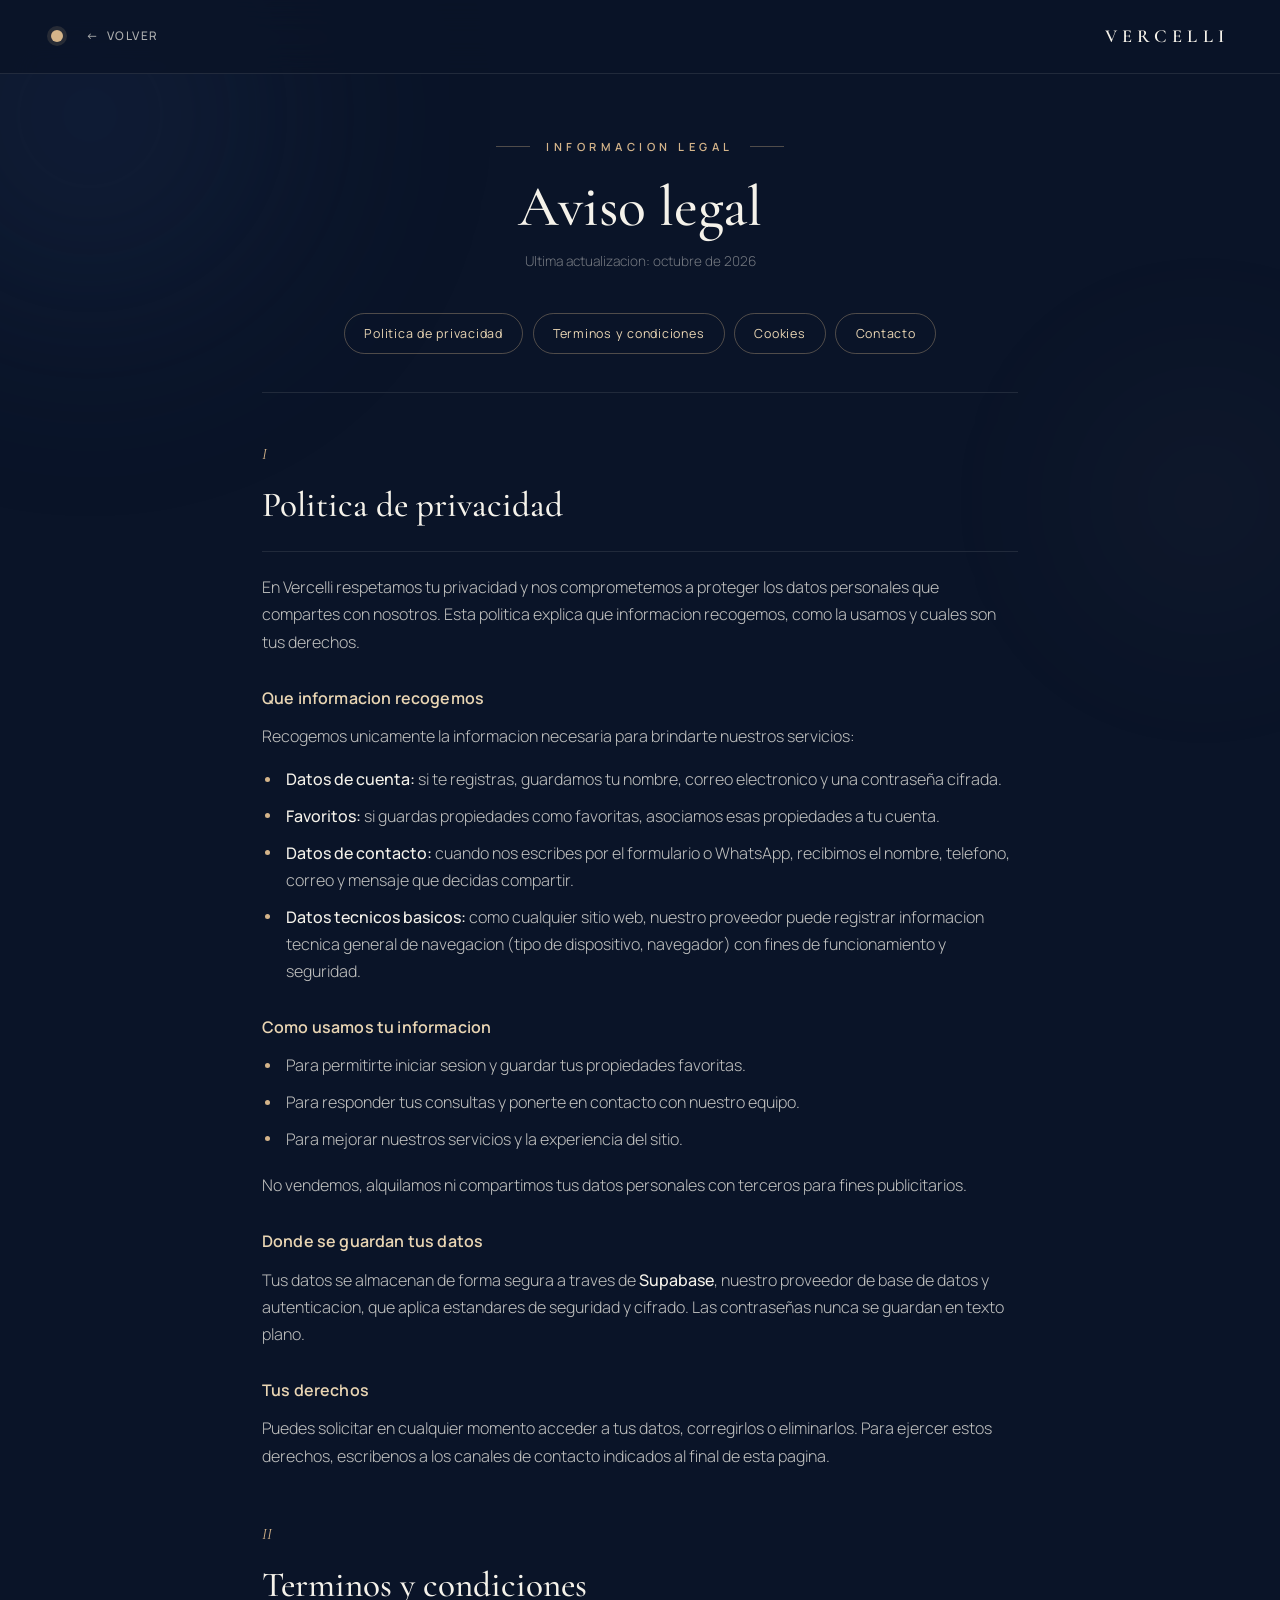
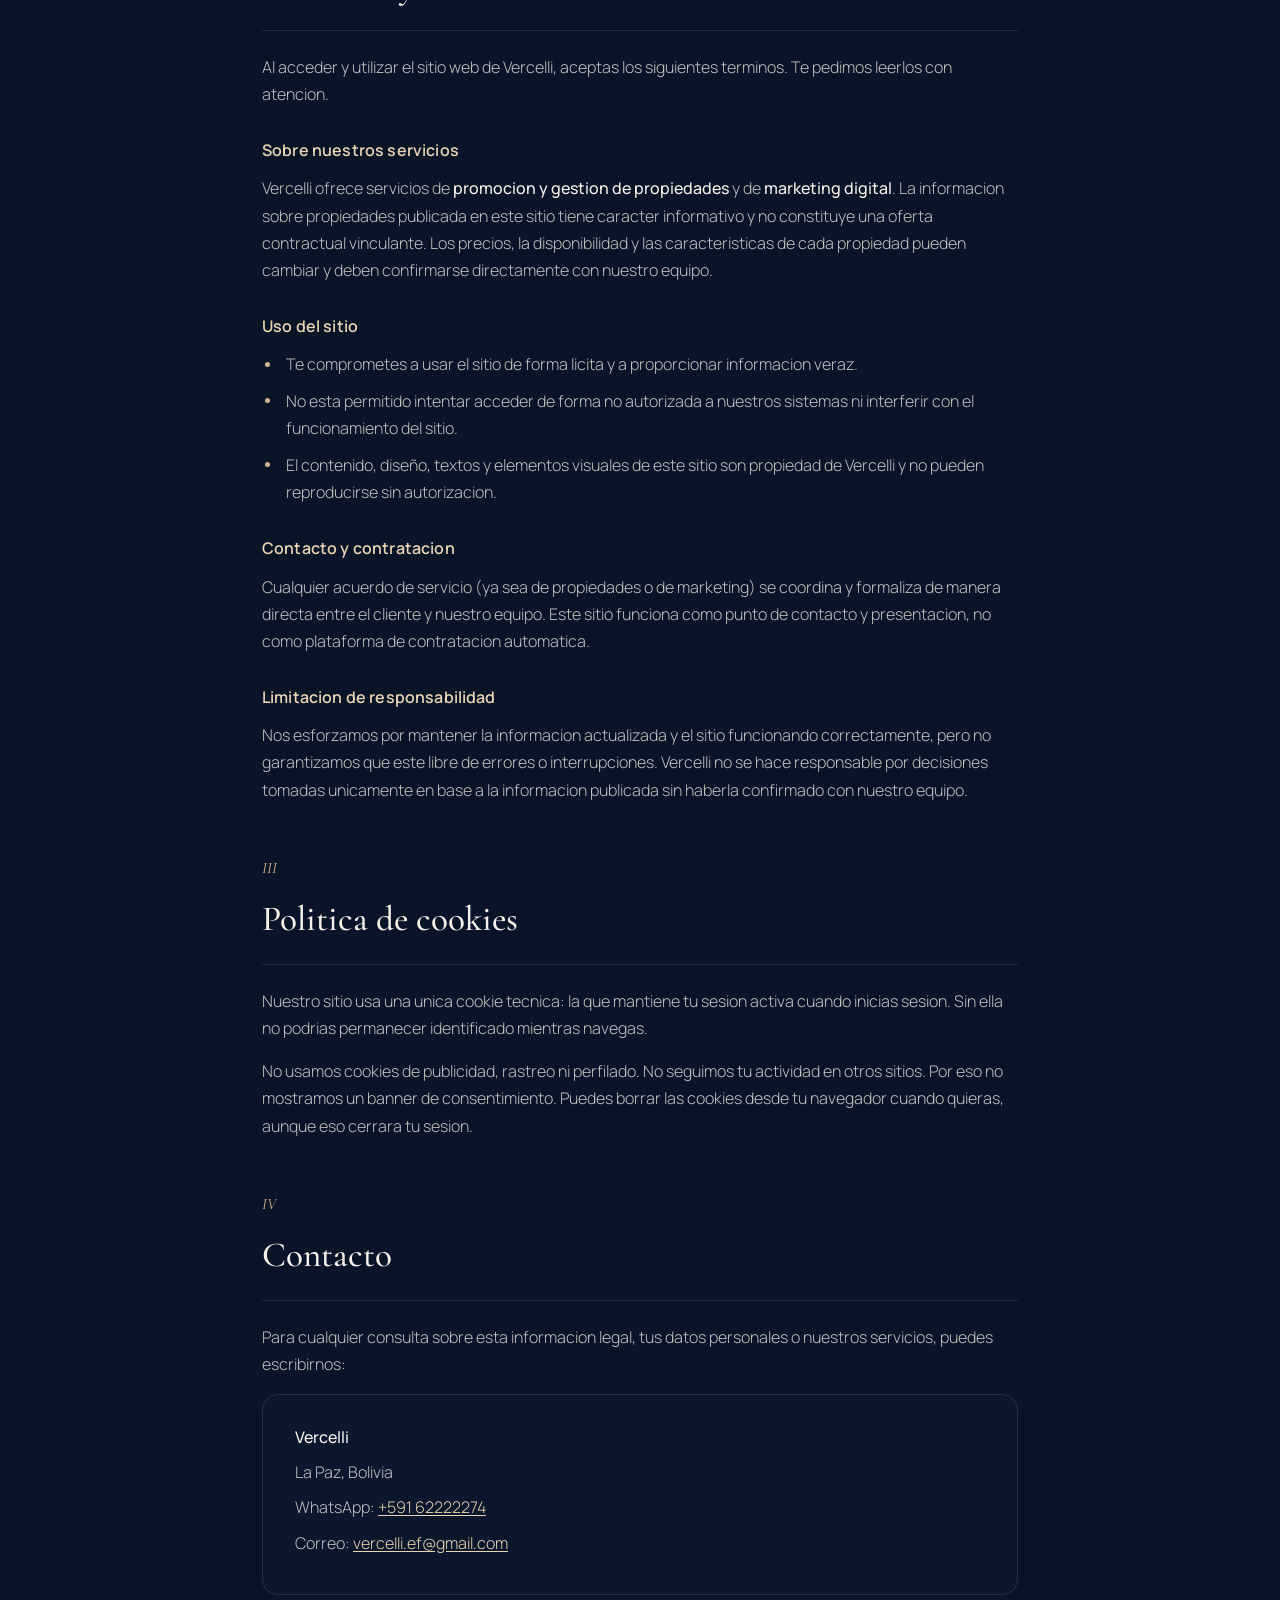
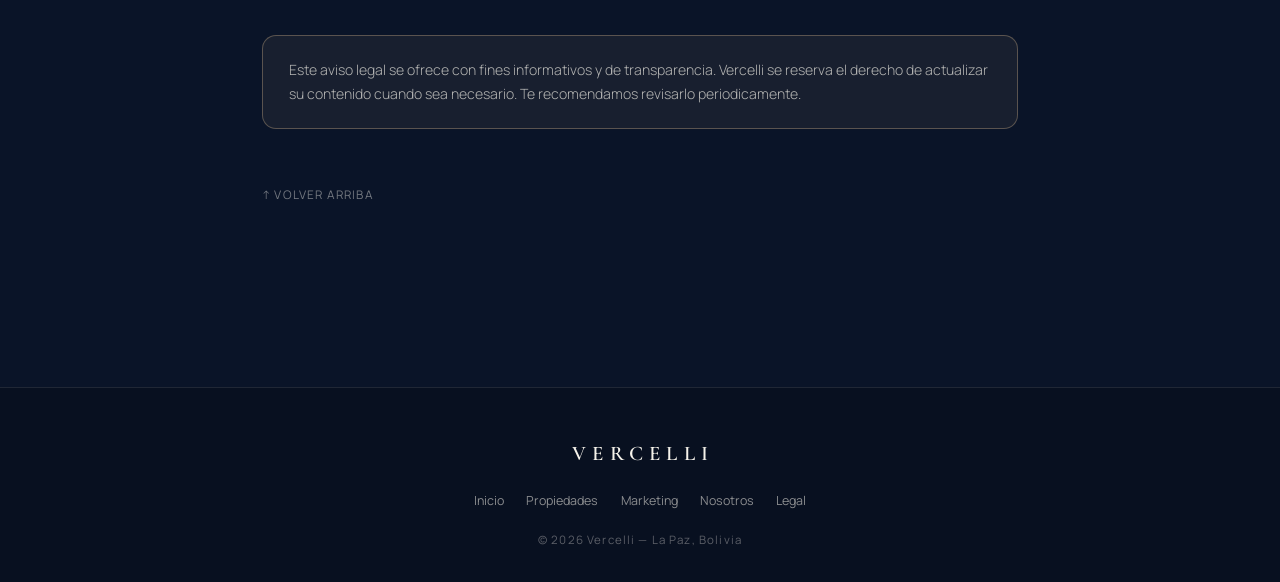
<file: legal.html>
<!DOCTYPE html>
<html lang="es">
<head>
<meta charset="UTF-8">
<meta name="viewport" content="width=device-width, initial-scale=1.0">
<link rel="icon" type="image/svg+xml" href="favicon.svg">
<link rel="alternate icon" href="favicon.ico">
<title>Aviso legal — Vercelli</title>
<meta name="description" content="Politica de privacidad, terminos y condiciones y uso de cookies de Vercelli.">
<link rel="preconnect" href="https://fonts.googleapis.com">
<link rel="preconnect" href="https://fonts.gstatic.com" crossorigin>
<link href="https://fonts.googleapis.com/css2?family=Cormorant+Garamond:ital,wght@0,500;0,600;1,500&family=Manrope:wght@300;400;500;600&display=swap" rel="stylesheet">
<style>
:root{--noche:#0A1428;--noche-2:#0D1B33;--marino:#1B2B4B;--oro:#D4B48A;--oro-claro:#E9D5B3;--crema:#F5F2EA;--linea-oro:rgba(212,180,138,.35);--linea-crema:rgba(245,242,234,.10);--serif:'Cormorant Garamond',Georgia,serif;--sans:'Manrope',-apple-system,sans-serif;--curva:cubic-bezier(.22,1,.36,1)}
*,*::before,*::after{box-sizing:border-box;margin:0;padding:0}
body{font-family:var(--sans);background:var(--noche);color:var(--crema);-webkit-font-smoothing:antialiased;line-height:1.7;min-height:100vh}
::selection{background:var(--oro);color:var(--noche)}
a{color:inherit;text-decoration:none}
.halo{position:fixed;z-index:0;pointer-events:none;border-radius:50%;filter:blur(90px);opacity:.35}
.halo-a{width:50vw;height:50vw;left:-18vw;top:-16vw;background:radial-gradient(circle,#22375f 0%,transparent 65%)}
.halo-b{width:36vw;height:36vw;right:-12vw;top:30vh;background:radial-gradient(circle,rgba(212,180,138,.14) 0%,transparent 65%)}
.nav{position:fixed;top:0;left:0;right:0;z-index:100;display:flex;align-items:center;justify-content:space-between;padding:1.3rem clamp(1.2rem,4vw,3.5rem);background:rgba(10,20,40,.82);backdrop-filter:blur(18px);-webkit-backdrop-filter:blur(18px);border-bottom:1px solid var(--linea-crema)}
.nav-izq{display:flex;align-items:center;gap:1.4rem}
.nav-marca{display:flex;align-items:center}
.nav-punto{width:12px;height:12px;border-radius:50%;background:var(--oro);box-shadow:0 0 0 4px rgba(212,180,138,.14);display:block}
.nav-volver{font-size:.74rem;letter-spacing:.12em;text-transform:uppercase;font-weight:500;color:rgba(245,242,234,.7);display:flex;align-items:center;gap:.5rem;transition:color .3s,gap .35s var(--curva)}
.nav-volver:hover{color:var(--oro-claro);gap:.8rem}
.nav-marca-txt{font-family:var(--serif);font-weight:600;font-size:1.15rem;letter-spacing:.28em;text-indent:.28em}
.wrap{position:relative;z-index:2;max-width:820px;margin:0 auto;padding:8rem clamp(1.4rem,5vw,2rem) 5rem}
.cab{margin-bottom:2.5rem;text-align:center}
.eyebrow{font-size:.7rem;letter-spacing:.4em;text-transform:uppercase;font-weight:600;color:var(--oro);display:inline-flex;align-items:center;gap:1rem;margin-bottom:1.3rem}
.eyebrow::before,.eyebrow::after{content:'';width:34px;height:1px;background:var(--linea-oro)}
.cab h1{font-family:var(--serif);font-weight:500;font-size:clamp(2.4rem,6vw,3.6rem);line-height:1.05}
.cab .fecha{color:rgba(245,242,234,.45);font-weight:300;font-size:.85rem;margin-top:.8rem}
.indice{display:flex;flex-wrap:wrap;gap:.6rem;justify-content:center;margin:2.4rem 0 3rem;padding-bottom:2.4rem;border-bottom:1px solid var(--linea-crema)}
.indice a{font-size:.78rem;letter-spacing:.06em;color:var(--oro-claro);border:1px solid var(--linea-oro);border-radius:99px;padding:.55rem 1.2rem;transition:background .3s,transform .3s}
.indice a:hover{background:rgba(212,180,138,.1);transform:translateY(-1px)}
.seccion{margin-bottom:3.2rem;scroll-margin-top:6rem}
.seccion-num{font-family:var(--serif);font-style:italic;font-size:1rem;color:var(--oro);display:block;margin-bottom:.4rem}
.seccion h2{font-family:var(--serif);font-weight:500;font-size:clamp(1.6rem,3.4vw,2.2rem);margin-bottom:1.4rem;padding-bottom:1rem;border-bottom:1px solid var(--linea-crema)}
.seccion h3{font-size:1rem;font-weight:600;color:var(--oro-claro);margin:1.8rem 0 .7rem;letter-spacing:.01em}
.seccion p{color:rgba(245,242,234,.78);font-weight:300;margin-bottom:1rem}
.seccion ul{list-style:none;margin:0 0 1.2rem}
.seccion li{color:rgba(245,242,234,.78);font-weight:300;padding-left:1.5rem;position:relative;margin-bottom:.6rem}
.seccion li::before{content:'';position:absolute;left:.2rem;top:.65em;width:5px;height:5px;border-radius:50%;background:var(--oro)}
.seccion strong{color:var(--crema);font-weight:500}
.seccion a.enlace{color:var(--oro-claro);text-decoration:underline;text-underline-offset:2px}
.nota-legal{background:rgba(212,180,138,.07);border:1px solid var(--linea-oro);border-radius:14px;padding:1.4rem 1.6rem;margin:2.5rem 0;font-size:.88rem;color:rgba(245,242,234,.7);font-weight:300}
.contacto-box{background:rgba(13,27,51,.5);border:1px solid var(--linea-crema);border-radius:16px;padding:1.8rem 2rem;margin-top:1rem}
.contacto-box p{margin-bottom:.5rem}
.arriba{display:inline-block;margin-top:1rem;font-size:.74rem;letter-spacing:.1em;text-transform:uppercase;color:rgba(245,242,234,.45);transition:color .3s}
.arriba:hover{color:var(--oro-claro)}
.pie{position:relative;z-index:2;background:#081020;padding:3rem clamp(1.4rem,6vw,4.5rem) 2rem;border-top:1px solid var(--linea-crema);text-align:center;margin-top:3rem}
.pie-marca{font-family:var(--serif);font-weight:600;font-size:1.3rem;letter-spacing:.3em;text-indent:.3em;margin-bottom:.8rem}
.pie-links{display:flex;gap:1.4rem;justify-content:center;flex-wrap:wrap;margin:1.2rem 0}
.pie-links a{font-size:.78rem;color:rgba(245,242,234,.55);transition:color .3s}
.pie-links a:hover{color:var(--oro-claro)}
.pie-base{font-size:.72rem;letter-spacing:.1em;color:rgba(245,242,234,.35);margin-top:1rem}
@media (prefers-reduced-motion:reduce){*{animation:none!important;transition:none!important}}
</style>
</head>
<body>
<div class="halo halo-a"></div>
<div class="halo halo-b"></div>

<header class="nav">
  <div class="nav-izq">
    <a href="index.html" class="nav-marca" aria-label="Inicio"><span class="nav-punto"></span></a>
    <a href="index.html" class="nav-volver"><span>&#8592;</span> Volver</a>
  </div>
  <a href="index.html" class="nav-marca-txt">VERCELLI</a>
</header>

<div class="wrap">
  <div class="cab">
    <div class="eyebrow">Informacion legal</div>
    <h1>Aviso legal</h1>
    <p class="fecha">Ultima actualizacion: octubre de 2026</p>
  </div>

  <nav class="indice">
    <a href="#privacidad">Politica de privacidad</a>
    <a href="#terminos">Terminos y condiciones</a>
    <a href="#cookies">Cookies</a>
    <a href="#contacto">Contacto</a>
  </nav>

  <!-- PRIVACIDAD -->
  <section class="seccion" id="privacidad">
    <span class="seccion-num">I</span>
    <h2>Politica de privacidad</h2>
    <p>En Vercelli respetamos tu privacidad y nos comprometemos a proteger los datos personales que compartes con nosotros. Esta politica explica que informacion recogemos, como la usamos y cuales son tus derechos.</p>

    <h3>Que informacion recogemos</h3>
    <p>Recogemos unicamente la informacion necesaria para brindarte nuestros servicios:</p>
    <ul>
      <li><strong>Datos de cuenta:</strong> si te registras, guardamos tu nombre, correo electronico y una contraseña cifrada.</li>
      <li><strong>Favoritos:</strong> si guardas propiedades como favoritas, asociamos esas propiedades a tu cuenta.</li>
      <li><strong>Datos de contacto:</strong> cuando nos escribes por el formulario o WhatsApp, recibimos el nombre, telefono, correo y mensaje que decidas compartir.</li>
      <li><strong>Datos tecnicos basicos:</strong> como cualquier sitio web, nuestro proveedor puede registrar informacion tecnica general de navegacion (tipo de dispositivo, navegador) con fines de funcionamiento y seguridad.</li>
    </ul>

    <h3>Como usamos tu informacion</h3>
    <ul>
      <li>Para permitirte iniciar sesion y guardar tus propiedades favoritas.</li>
      <li>Para responder tus consultas y ponerte en contacto con nuestro equipo.</li>
      <li>Para mejorar nuestros servicios y la experiencia del sitio.</li>
    </ul>
    <p>No vendemos, alquilamos ni compartimos tus datos personales con terceros para fines publicitarios.</p>

    <h3>Donde se guardan tus datos</h3>
    <p>Tus datos se almacenan de forma segura a traves de <strong>Supabase</strong>, nuestro proveedor de base de datos y autenticacion, que aplica estandares de seguridad y cifrado. Las contraseñas nunca se guardan en texto plano.</p>

    <h3>Tus derechos</h3>
    <p>Puedes solicitar en cualquier momento acceder a tus datos, corregirlos o eliminarlos. Para ejercer estos derechos, escribenos a los canales de contacto indicados al final de esta pagina.</p>
  </section>

  <!-- TERMINOS -->
  <section class="seccion" id="terminos">
    <span class="seccion-num">II</span>
    <h2>Terminos y condiciones</h2>
    <p>Al acceder y utilizar el sitio web de Vercelli, aceptas los siguientes terminos. Te pedimos leerlos con atencion.</p>

    <h3>Sobre nuestros servicios</h3>
    <p>Vercelli ofrece servicios de <strong>promocion y gestion de propiedades</strong> y de <strong>marketing digital</strong>. La informacion sobre propiedades publicada en este sitio tiene caracter informativo y no constituye una oferta contractual vinculante. Los precios, la disponibilidad y las caracteristicas de cada propiedad pueden cambiar y deben confirmarse directamente con nuestro equipo.</p>

    <h3>Uso del sitio</h3>
    <ul>
      <li>Te comprometes a usar el sitio de forma licita y a proporcionar informacion veraz.</li>
      <li>No esta permitido intentar acceder de forma no autorizada a nuestros sistemas ni interferir con el funcionamiento del sitio.</li>
      <li>El contenido, diseño, textos y elementos visuales de este sitio son propiedad de Vercelli y no pueden reproducirse sin autorizacion.</li>
    </ul>

    <h3>Contacto y contratacion</h3>
    <p>Cualquier acuerdo de servicio (ya sea de propiedades o de marketing) se coordina y formaliza de manera directa entre el cliente y nuestro equipo. Este sitio funciona como punto de contacto y presentacion, no como plataforma de contratacion automatica.</p>

    <h3>Limitacion de responsabilidad</h3>
    <p>Nos esforzamos por mantener la informacion actualizada y el sitio funcionando correctamente, pero no garantizamos que este libre de errores o interrupciones. Vercelli no se hace responsable por decisiones tomadas unicamente en base a la informacion publicada sin haberla confirmado con nuestro equipo.</p>
  </section>

  <!-- COOKIES -->
  <section class="seccion" id="cookies">
    <span class="seccion-num">III</span>
    <h2>Politica de cookies</h2>
    <p>Nuestro sitio usa una unica cookie tecnica: la que mantiene tu sesion activa cuando inicias sesion. Sin ella no podrias permanecer identificado mientras navegas.</p>
    <p>No usamos cookies de publicidad, rastreo ni perfilado. No seguimos tu actividad en otros sitios. Por eso no mostramos un banner de consentimiento. Puedes borrar las cookies desde tu navegador cuando quieras, aunque eso cerrara tu sesion.</p>
  </section>

  <!-- CONTACTO -->
  <section class="seccion" id="contacto">
    <span class="seccion-num">IV</span>
    <h2>Contacto</h2>
    <p>Para cualquier consulta sobre esta informacion legal, tus datos personales o nuestros servicios, puedes escribirnos:</p>
    <div class="contacto-box">
      <p><strong>Vercelli</strong></p>
      <p>La Paz, Bolivia</p>
      <p>WhatsApp: <a class="enlace" href="https://wa.me/59162222274" target="_blank" rel="noopener">+591 62222274</a></p>
      <p>Correo: <a class="enlace" href="mailto:vercelli.ef@gmail.com">vercelli.ef@gmail.com</a></p>
    </div>
    <div class="nota-legal">
      Este aviso legal se ofrece con fines informativos y de transparencia. Vercelli se reserva el derecho de actualizar su contenido cuando sea necesario. Te recomendamos revisarlo periodicamente.
    </div>
    <a href="#" class="arriba">&#8593; Volver arriba</a>
  </section>
</div>

<footer class="pie">
  <div class="pie-marca">VERCELLI</div>
  <div class="pie-links">
    <a href="index.html">Inicio</a>
    <a href="catalogo.html">Propiedades</a>
    <a href="marketing.html">Marketing</a>
    <a href="nosotros.html">Nosotros</a>
    <a href="legal.html">Legal</a>
  </div>
  <div class="pie-base">&copy; 2026 Vercelli — La Paz, Bolivia</div>
</footer>

<script>
document.querySelectorAll('a[href^="#"]').forEach(function(a){
  a.addEventListener('click',function(e){
    var id=a.getAttribute('href');
    if(id==='#'){ e.preventDefault(); window.scrollTo({top:0,behavior:'smooth'}); return; }
    var t=document.querySelector(id);
    if(t){ e.preventDefault(); t.scrollIntoView({behavior:'smooth'}); }
  });
});
</script>
</body>
</html>
</file>
